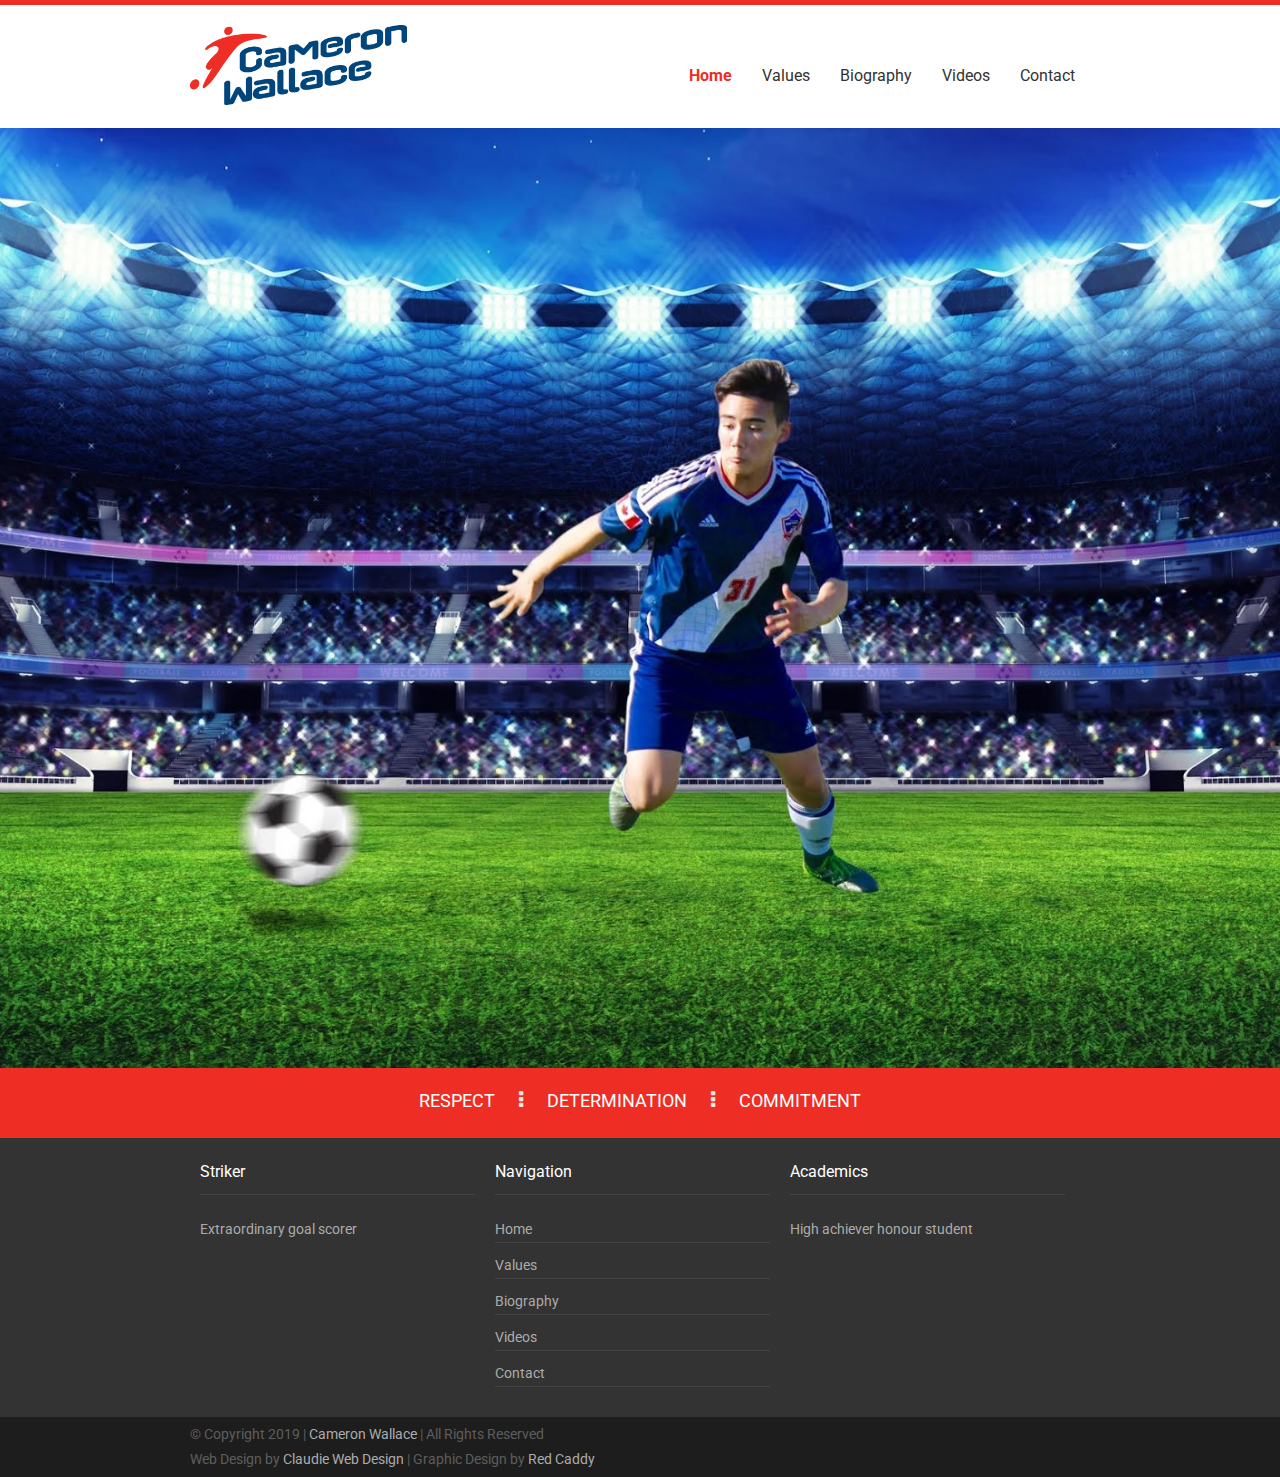
<file: index.html>
<!DOCTYPE HTML>
<html>
    <head>
        <meta charset="UTF-8">
        <meta name="viewport" content="width=device-width, initial-scale=1.0">
        <title>Home | Cameron Wallace</title>
        <link rel="stylesheet" href="css/reset.css" type="text/css" media="screen" />
        <link rel="stylesheet" href="css/style.css" type="text/css" media="screen" />
		<link href="http://fonts.googleapis.com/css?family=Roboto:400,100,100italic,300,300italic,400italic,500,500italic,700,700italic,900,900italic" rel="stylesheet" type="text/css">
		<link rel="stylesheet" href="https://maxcdn.bootstrapcdn.com/font-awesome/4.6.2/css/font-awesome.min.css">
		<link rel="icon" type="image/png" href="favicon.png">
		
        <script src="js/vendor/modernizr.min.js"></script>
        <script src="js/vendor/respond.min.js"></script>
        
		
        <!--[if lt IE 9]>
            <style>
                header
                {
                    margin: 0 auto 20px auto;
                }
                #four_columns .img-item figure span.thumb-screen
                {
                    display:none;
                }  
            </style>
        <![endif]-->
        
	</head>

	<body id="home">
        <header class="clearfix">
            <div class="logo">
				<a href="http://cameronwallace.ca"><img src="images/logo.png"</a>           
            </div>
            <nav>
                <ul>
                    <li class="active"><a href="http://cameronwallace.ca">Home</a></li>
                    <li><a href="values.html">Values</a></li>
                    <li><a href="biography.html">Biography</a></li>
					<li><a href="videos.html">Videos</a></li>
                    <li><a href="contact.html">Contact</a></li>
                </ul>
            </nav>
        </header>
        <section class="container" id="slider">
        </section>
        <section id="spacer">         
            <p>Respect <i class="fa fa-ellipsis-v" aria-hidden="true"></i> Determination <i class="fa fa-ellipsis-v" aria-hidden="true"></i> Commitment</p>
        </section>
        
        <footer>           
            <section class="wrapper clearfix">
                <article class="column">
                    <h4>Striker</h4>
                    Extraordinary goal scorer
                </article>
                <article class="column midlist">
                    <h4>Navigation</h4>
                    <ul>
                        <li><a href="index.html">Home</a></li>
                        <li><a href="values.html">Values</a></li>
                        <li><a href="biography.html">Biography</a></li>
                        <li><a href="videos.html">Videos</a></li>
						<li><a href="contact.html">Contact</a></li>
                    </ul>
                </article>
                <article class="column">
                    <h4>Academics</h4>
                    High achiever honour student
				</article>
            </section>
			<section id="copyright" class="clearfix">
                <div class="wrapper">
                    <!--<div class="social clearfix">
                        <a href="#"><i class="fa fa-facebook" aria-hidden="true"></i></a>
                        <a href="#"><i class="fa fa-linkedin" aria-hidden="true"></i></a>
                        <a href="#"><i class="fa fa-google-plus" aria-hidden="true"></i></a>
                        <a href="#"><i class="fa fa-twitter" aria-hidden="true"></i></a>
                        <a href="#"><i class="fa fa-youtube" aria-hidden="true"></i></a>
                    </div>-->
					<div id="copy">
						<p>&copy; Copyright 2019 | <a href="http://cameronwallace.ca">Cameron Wallace</a> | All Rights Reserved <br/>Web Design by <a href="http://claudiewebdesign.com" target="_blank">Claudie Web Design</a> | Graphic Design by <a href="http://redcaddy.com" target="_blank">Red Caddy</a></p>
					</div>
                </div>
            </section>
        </footer>
	</body>
</html>
</file>
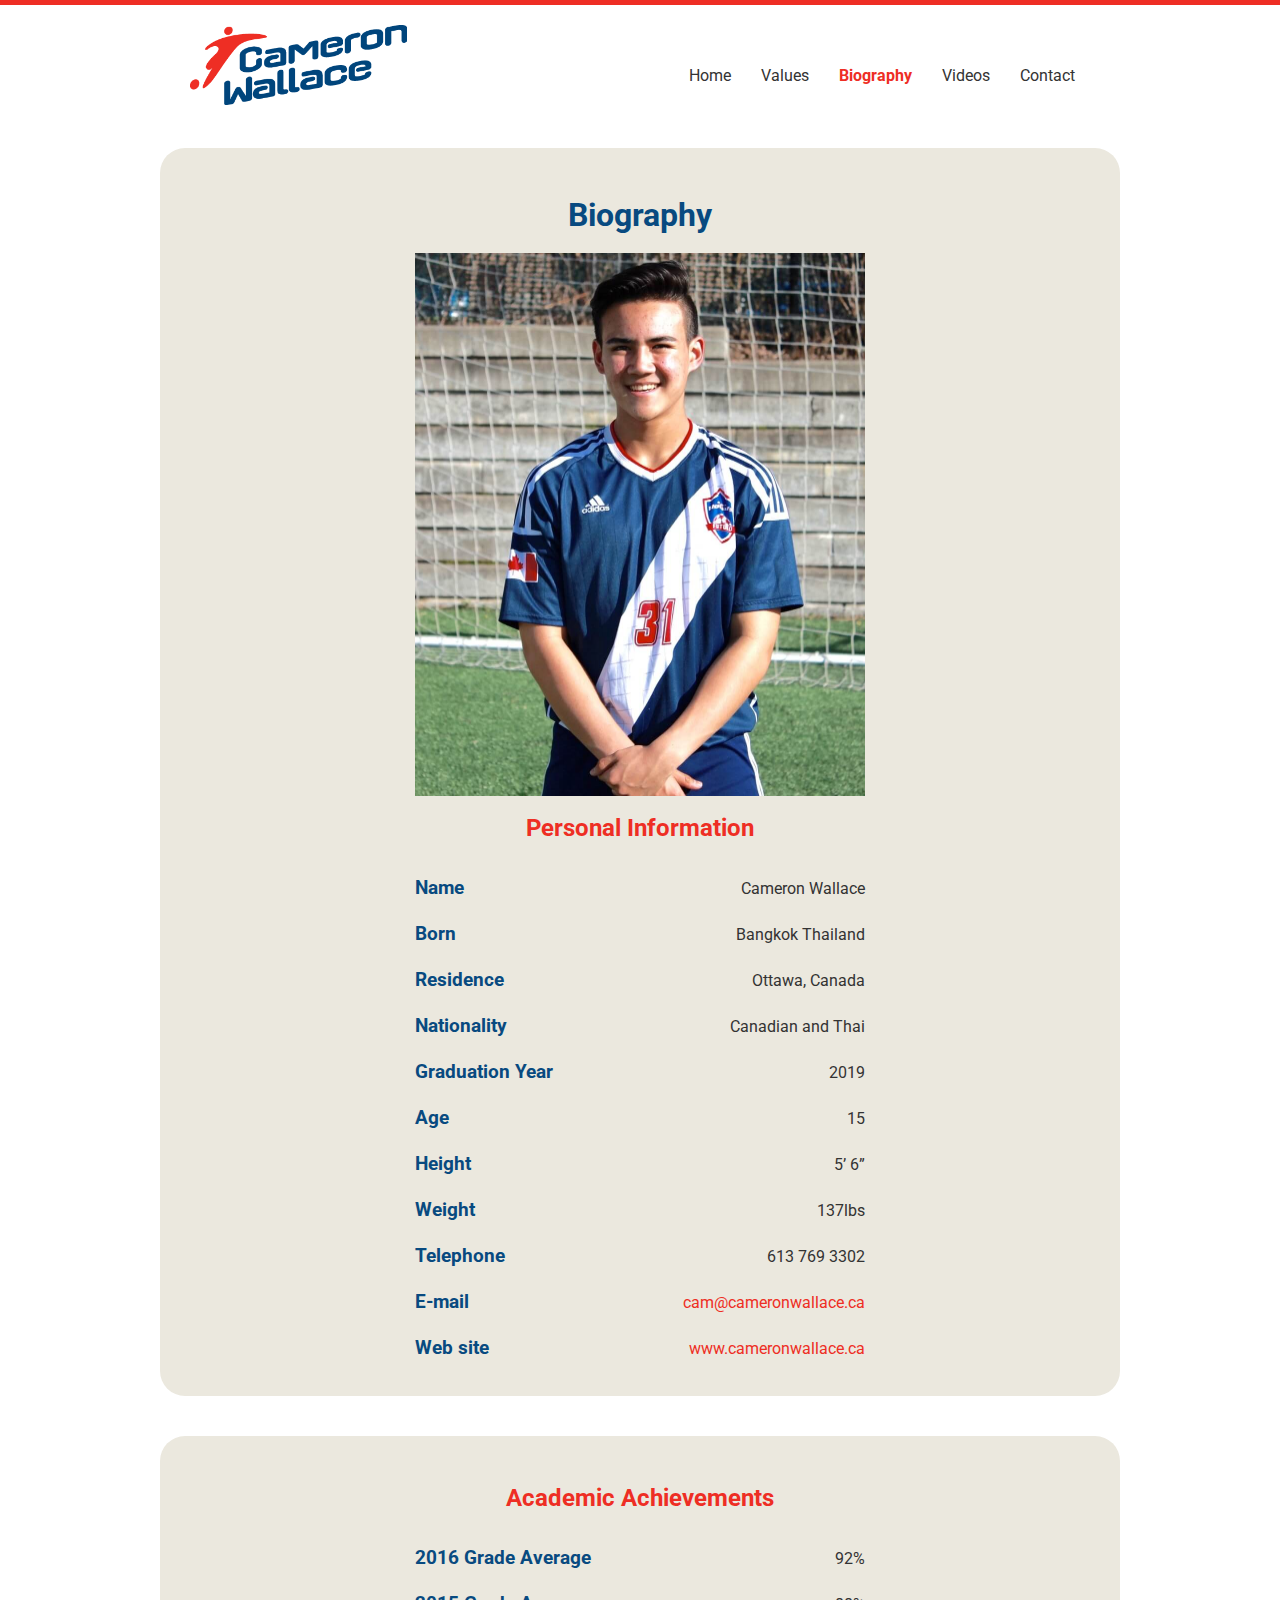
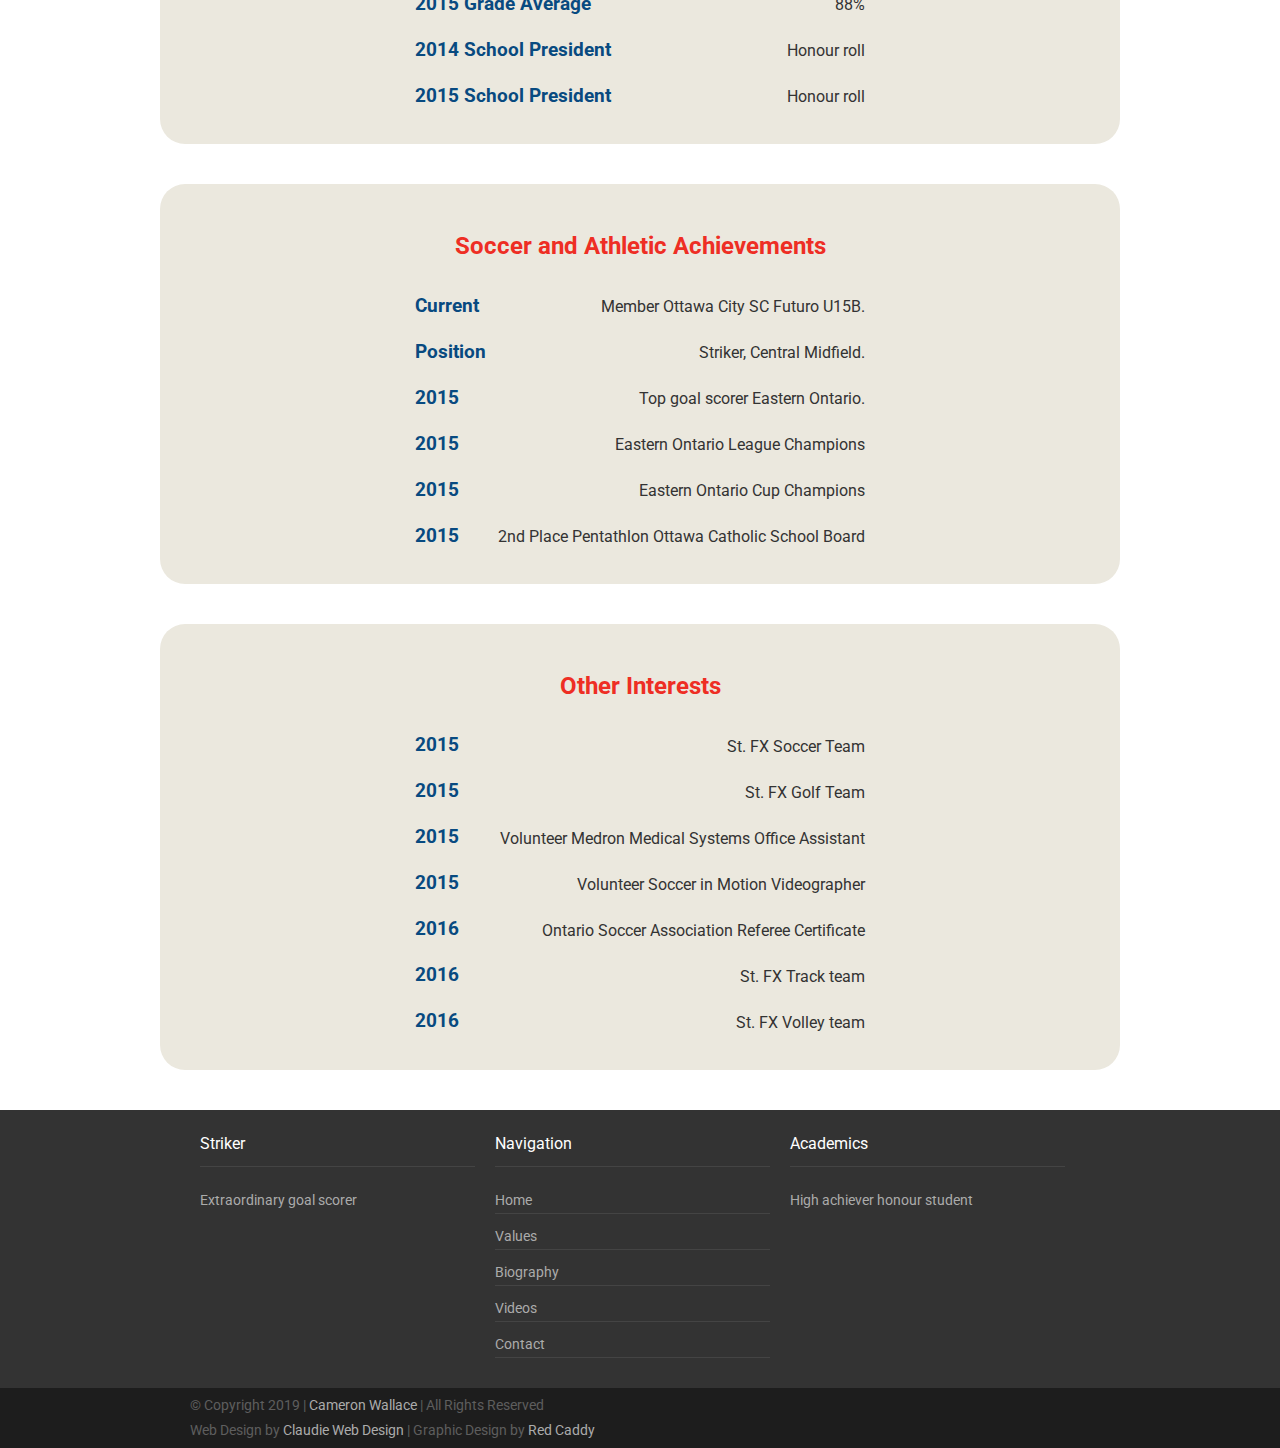
<file: biography.html>
<!DOCTYPE HTML>
<html>
    <head>
        <meta charset="UTF-8">
        <meta name="viewport" content="width=device-width, initial-scale=1.0">
        <title>Biography | Cameron Wallace</title>
        <link rel="stylesheet" href="css/reset.css" type="text/css" media="screen" />
        <link rel="stylesheet" href="css/style.css" type="text/css" media="screen" />
		<link href="http://fonts.googleapis.com/css?family=Roboto:400,100,100italic,300,300italic,400italic,500,500italic,700,700italic,900,900italic" rel="stylesheet" type="text/css">
		<link rel="stylesheet" href="https://maxcdn.bootstrapcdn.com/font-awesome/4.6.2/css/font-awesome.min.css">
		<link rel="icon" type="image/png" href="favicon.png">
		
        <script src="js/vendor/modernizr.min.js"></script>
        <script src="js/vendor/respond.min.js"></script>
        
        <!--[if lt IE 9]>
            <style>
                header
                {
                    margin: 0 auto 20px auto;
                }
                #four_columns .img-item figure span.thumb-screen
                {
                    display:none;
                }  
            </style>
        <![endif]-->
        
	</head>

	<body id="biography">
        <header class="clearfix">
            <div class="logo">
				<a href="index.html"><img src="images/logo.png"</a>           
            </div>
            <nav>
                <ul>
                    <li><a href="index.html">Home</a></li>
                    <li><a href="values.html">Values</a></li>
                    <li class="active"><a href="biography.html">Biography</a></li>
					<li><a href="videos.html">Videos</a></li>
                    <li><a href="contact.html">Contact</a></li>
                </ul>
            </nav>
        </header>
        <section class="bubble">
		
			<h1 class="text-center">Biography</h1>
			
			<img src="images/cameron.jpg" class="img-responsive img-center img-50">
		
			<h2 class="text-center">Personal Information</h2>
			
			<ul class="bio">			
				<li>
					<h3>Name</h3>
					<p>Cameron Wallace</p>
				</li>
				<li>
					<h3>Born</h3>
					<p>Bangkok Thailand</p></li>
				<li>
					<h3>Residence</h3>
					<p>Ottawa, Canada</p>
				</li>
				<li>
					<h3>Nationality</h3>
					<p>Canadian and Thai</p>
				</li>
				<li>
					<h3>Graduation Year</h3>
					<p>2019</p>
				</li>
				<li>
					<h3>Age</h3>
					<p>15</p>
				</li>
				<li>
					<h3>Height</h3>
					<p>5’ 6”</p>
					</li>
				<li>
					<h3>Weight</h3>
					<p>137lbs</p>
				</li>
				<li>
					<h3>Telephone</h3>
					<p>613 769 3302</p>
				</li>
				<li>
					<h3>E-mail</h3>
					<p><a href="mailto:cam@cameronwallace.ca">cam@cameronwallace.ca</a></p>
				</li>
				<li>
					<h3>Web site</h3>
					<p><a href="http://cameronwallace.ce">www.cameronwallace.ca</a></p>
				</li>
			</ul>
		</section>
		
		<section class="bubble">
			
			<h2 class="text-center">Academic Achievements</h2>
			
			<ul class="bio">			
				<li>
					<h3>2016 Grade Average</h3>
					<p>92%</p>
				</li>
				<li>
					<h3>2015 Grade Average</h3>
					<p>88%</p></li>
				<li>
					<h3>2014 School President</h3>
					<p>Honour roll</p>
				</li>
				<li>
					<h3>2015 School President</h3>
					<p>Honour roll</p>
				</li>			
			</ul>
			
		</section>
		
		<section class="bubble">
			
			<h2 class="text-center">Soccer and Athletic Achievements</h2>
			
			<ul class="bio">			
				<li>
					<h3>Current</h3>
					<p>Member Ottawa City SC Futuro U15B.</p>
				</li>
				<li>
					<h3>Position</h3>
					<p>Striker, Central Midfield.</p></li>
				<li>
					<h3>2015</h3>
					<p>Top goal scorer Eastern Ontario.</p>
				</li>
				<li>
					<h3>2015</h3>
					<p>Eastern Ontario League Champions</p>
				</li>
				<li>
					<h3>2015</h3>
					<p>Eastern Ontario Cup Champions</p>
				</li>	
				<li>
					<h3>2015</h3>
					<p>2nd Place Pentathlon Ottawa Catholic School Board</p>
				</li>				
			</ul>
		</section>
		
		<section class="bubble">
			
			<h2 class="text-center">Other Interests</h2>
			
			<ul class="bio">			
				<li>
					<h3>2015</h3>
					<p>St. FX Soccer Team </p>
				</li>
				<li>
					<h3>2015</h3>
					<p>St. FX Golf Team</p>
				</li>
				<li>
					<h3>2015</h3>
					<p>Volunteer Medron Medical Systems Office Assistant</p>
				</li>
				<li>
					<h3>2015</h3>
					<p>Volunteer Soccer in Motion Videographer</p>
				</li>
				<li>
					<h3>2016</h3>
					<p>Ontario Soccer Association Referee Certificate</p>
				</li>
				<li>
					<h3>2016</h3>
					<p>St. FX Track team</p>
				</li>
				<li>
					<h3>2016</h3>
					<p>St. FX Volley team	</p>
				</li>
				
			</ul>
				
		</section>
		
        <footer>           
            <section class="wrapper clearfix">
                <article class="column">
                    <h4>Striker</h4>
                    Extraordinary goal scorer
                </article>
                <article class="column midlist">
                    <h4>Navigation</h4>
                    <ul>
                        <li><a href="index.html">Home</a></li>
                        <li><a href="values.html">Values</a></li>
                        <li><a href="biography.html">Biography</a></li>
                        <li><a href="videos.html">Videos</a></li>
						<li><a href="contact.html">Contact</a></li>
                    </ul>
                </article>
                <article class="column">
                    <h4>Academics</h4>
                    High achiever honour student
				</article>
            </section>
			<section id="copyright" class="clearfix">
                <div class="wrapper">
                    <!--<div class="social clearfix">
                        <a href="#"><i class="fa fa-facebook" aria-hidden="true"></i></a>
                        <a href="#"><i class="fa fa-linkedin" aria-hidden="true"></i></a>
                        <a href="#"><i class="fa fa-google-plus" aria-hidden="true"></i></a>
                        <a href="#"><i class="fa fa-twitter" aria-hidden="true"></i></a>
                        <a href="#"><i class="fa fa-youtube" aria-hidden="true"></i></a>
                    </div>-->
					<div id="copy">
						<p>&copy; Copyright 2019 | <a href="http://cameronwallace.ca">Cameron Wallace</a> | All Rights Reserved <br/>Web Design by <a href="http://claudiewebdesign.com" target="_blank">Claudie Web Design</a> | Graphic Design by <a href="http://redcaddy.com" target="_blank">Red Caddy</a></p>
					</div>
                </div>
            </section>
        </footer>
	</body>
</html>
</file>
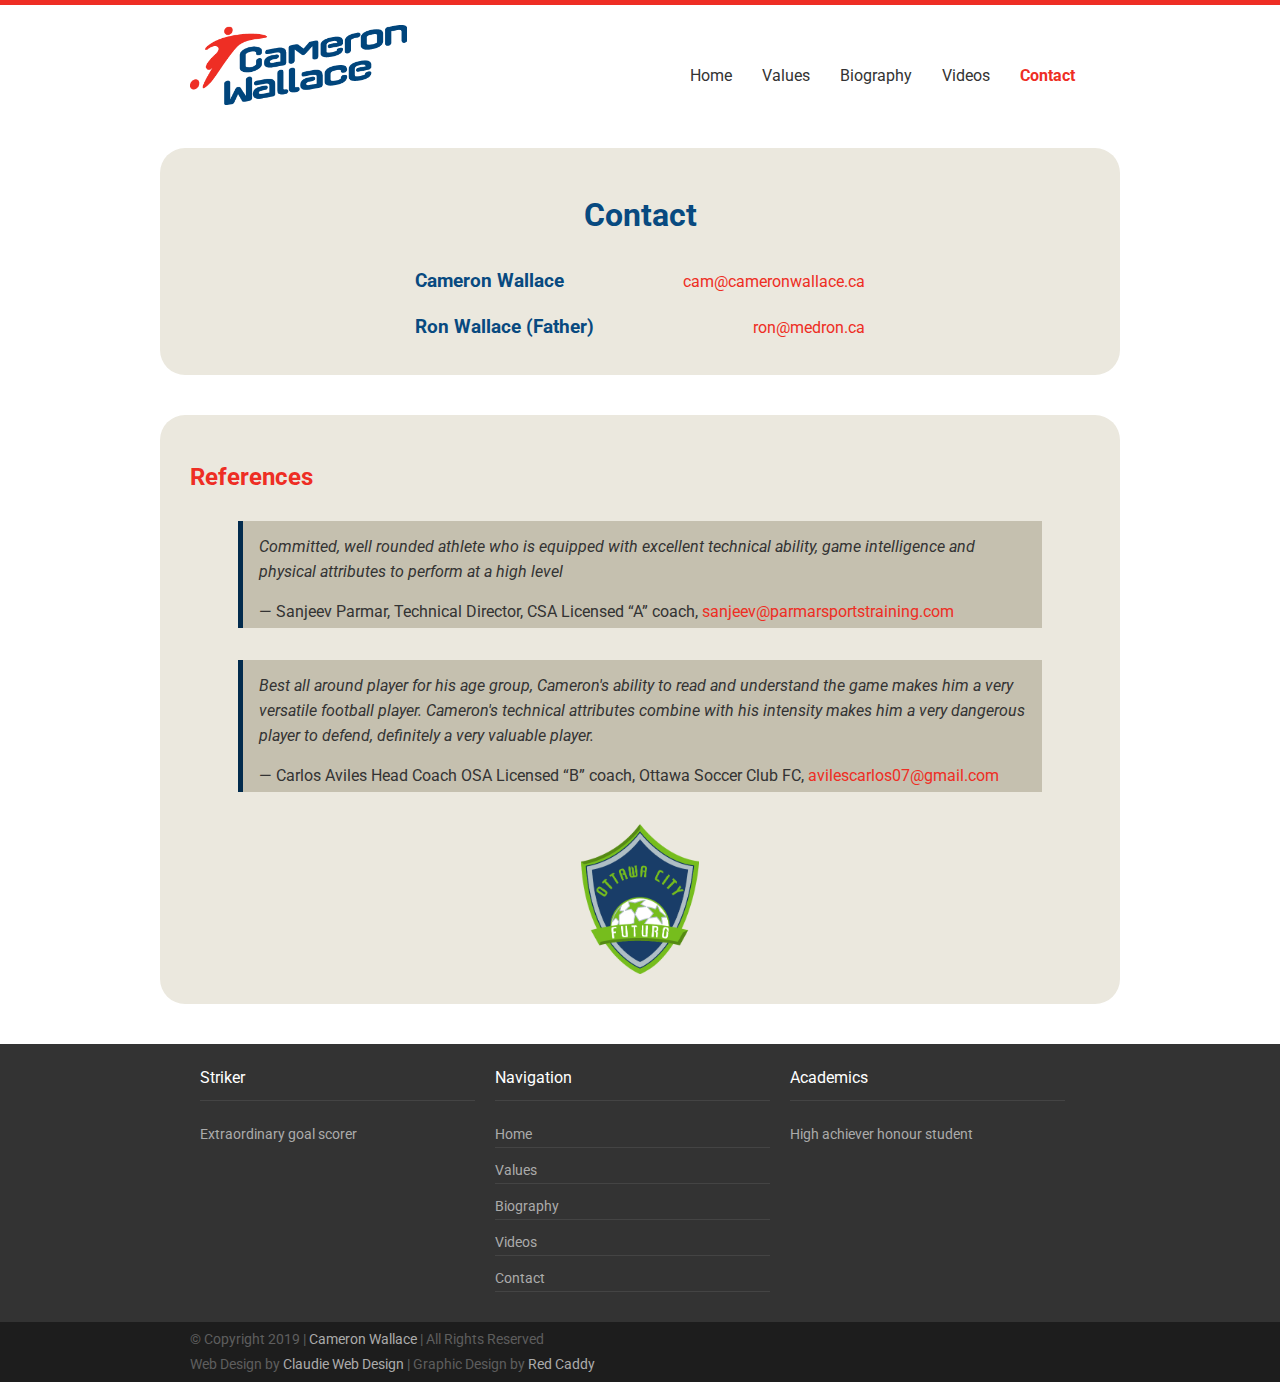
<file: contact.html>
<!DOCTYPE HTML>
<html>
    <head>
        <meta charset="UTF-8">
        <meta name="viewport" content="width=device-width, initial-scale=1.0">
        <title>Contact | Cameron Wallace</title>
        <link rel="stylesheet" href="css/reset.css" type="text/css" media="screen" />
        <link rel="stylesheet" href="css/style.css" type="text/css" media="screen" />
		<link href="http://fonts.googleapis.com/css?family=Roboto:400,100,100italic,300,300italic,400italic,500,500italic,700,700italic,900,900italic" rel="stylesheet" type="text/css">
		<link rel="stylesheet" href="https://maxcdn.bootstrapcdn.com/font-awesome/4.6.2/css/font-awesome.min.css">
		<link rel="icon" type="image/png" href="favicon.png">
		
        <script src="js/vendor/modernizr.min.js"></script>
        <script src="js/vendor/respond.min.js"></script>
        
        <!--[if lt IE 9]>
            <style>
                header
                {
                    margin: 0 auto 20px auto;
                }
                #four_columns .img-item figure span.thumb-screen
                {
                    display:none;
                }  
            </style>
        <![endif]-->
        
	</head>

	<body id="contact">
        <header class="clearfix">
            <div class="logo">
				<a href="index.html"><img src="images/logo.png"</a>           
            </div>
            <nav>
                <ul>
                    <li><a href="index.html">Home</a></li>
                    <li><a href="values.html">Values</a></li>
                    <li><a href="biography.html">Biography</a></li>
					<li><a href="videos.html">Videos</a></li>
                    <li class="active"><a href="contact.html">Contact</a></li>
                </ul>
            </nav>
        </header>
        <section class="bubble">
			<h1 class="text-center">Contact</h1>
			
			<ul class="bio">			
				<li>
					<h3>Cameron Wallace</h3>
					<p><a href="mailto:cam@cameronwallace.ca">cam@cameronwallace.ca</a></p>
				</li>
				<li>
					<h3>Ron Wallace (Father)</h3>
					<p><a href="mailto:ron@medron.ca">ron@medron.ca</a></p>
				</li>
			</ul>
		</section>
		
		<section class="bubble">

			<h2>References</h2>
			
			<blockquote>
			<p>Committed, well rounded athlete who is equipped with excellent technical ability, game intelligence and physical attributes to perform at a high level</p>
			<footer>— Sanjeev Parmar, Technical Director, CSA Licensed “A” coach, <a href="mailto:sanjeev@parmarsportstraining.com">sanjeev@parmarsportstraining.com</a></footer>
			</blockquote>
			
			<blockquote>
			<p>Best all around player for his age group, Cameron's ability to read and understand the game makes him a very versatile football player. Cameron's technical attributes combine with his intensity makes him a very dangerous player to defend, definitely a very valuable player.</p>
			<footer>— Carlos Aviles Head Coach OSA Licensed “B” coach, Ottawa Soccer Club FC, <a href="mailto:avilescarlos07@gmail.com">avilescarlos07@gmail.com</a></footer>
			</blockquote>
			
			<a href="http://www.parmarsportstraining.com/" target="_blank">
				<img src="images/ottawa-futuro.png" class="img-center img-responsive" id="parmar">
			</a>

		</section>
        
        <footer>           
            <section class="wrapper clearfix">
                <article class="column">
                    <h4>Striker</h4>
                    Extraordinary goal scorer
                </article>
                <article class="column midlist">
                    <h4>Navigation</h4>
                    <ul>
                        <li><a href="index.html">Home</a></li>
                        <li><a href="values.html">Values</a></li>
                        <li><a href="biography.html">Biography</a></li>
                        <li><a href="videos.html">Videos</a></li>
						<li><a href="contact.html">Contact</a></li>
                    </ul>
                </article>
                <article class="column">
                    <h4>Academics</h4>
                    High achiever honour student
				</article>
            </section>
			<section id="copyright" class="clearfix">
                <div class="wrapper">
                    <!--<div class="social clearfix">
                        <a href="#"><i class="fa fa-facebook" aria-hidden="true"></i></a>
                        <a href="#"><i class="fa fa-linkedin" aria-hidden="true"></i></a>
                        <a href="#"><i class="fa fa-google-plus" aria-hidden="true"></i></a>
                        <a href="#"><i class="fa fa-twitter" aria-hidden="true"></i></a>
                        <a href="#"><i class="fa fa-youtube" aria-hidden="true"></i></a>
                    </div>-->
					<div id="copy">
						<p>&copy; Copyright 2019 | <a href="http://cameronwallace.ca">Cameron Wallace</a> | All Rights Reserved <br/>Web Design by <a href="http://claudiewebdesign.com" target="_blank">Claudie Web Design</a> | Graphic Design by <a href="http://redcaddy.com" target="_blank">Red Caddy</a></p>
					</div>
                </div>
            </section>
        </footer>
	</body>
</html>
</file>
<file: css/style.css>
/* GLOBAL */
body {	
	border-top:5px solid #EE2E24;
	background:#ffffff;
	font-family: 'Roboto', sans-serif;
	color:#333333;
}

input {
	font-size:16px;
	padding: 7px;
	outline: 0;
	border:0;
	width:250px;
	background: #EBE8DE;
	border-radius:5px;
}

input[type=submit] {
	width:auto;
	padding: 5px 18px;
	line-height:25px;
	text-shadow:none;
	cursor:pointer;
	box-shadow: none;
	background: #333333;
	color: #fff;
}

h1 { 
    display: block;
    font-size: 2em;
    margin-top: 0.67em;
    margin-bottom: 0.67em;
    margin-left: 0;
    margin-right: 0;
    font-weight: bold;
	color: #084A80;
}

h2 {
    display: block;
    font-size: 1.5em;
    margin-top: 0.83em;
    margin-bottom: 0.83em;
    margin-left: 0;
    margin-right: 0;
    font-weight: bold;
	color: #EE2E24;
}

h3 { 
    display: block;
    font-size: 1.17em;
    margin-top: 1em;
    margin-bottom: 1em;
    margin-left: 0;
    margin-right: 0;
    font-weight: bold;
	color: #084A80;
}

h4 { 
    display: block;
    margin-top: 1.33em;
    margin-bottom: 1.33em;
    margin-left: 0;
    margin-right: 0;
	padding: 0 0 10px 0;
}

h5 { 
    display: block;
    font-size: .83em;
    margin-top: 1.67em;
    margin-bottom: 1.67em;
    margin-left: 0;
    margin-right: 0;
    font-weight: bold;
}

h6 { 
    display: block;
    font-size: .67em;
    margin-top: 2.33em;
    margin-bottom: 2.33em;
    margin-left: 0;
    margin-right: 0;
    font-weight: bold;
}

p{
	margin:5px 0;
	line-height:25px;
}

a{
	text-decoration:none;
	color: #EE2E24; 
	transition: color .5s ease;
}

strong{
	font-weight:bold;
}

figcaption strong{
	border-bottom: 1px solid #D6D0C1;
	padding-bottom:10px;
	margin: 10px 0;
	display:block;
}

figcaption{
	line-height: 25px;
	font-size:14px;
	width:200px;
}

hr{
	background-color: #D6D0C1;
	border:0;
	height:1px;
	margin:20px 0;
}

i.fa{
	color: #ebe8de;
	font-size: 20px;
}

.clearfix:before,
.clearfix:after{
    content: "";
    display: table;
}

.clearfix:after{
    clear:both;
}

/* HEADER */

header {	
	width:auto;
	max-width:900px;
	margin: 0 auto 20px auto;
}

header h1 {	
	margin:35px 0 0 0;
	font-size:55px;
	color: #EE2E24;
}

header p {	
	font-size:16px;
	color: #4A463B;
	margin-left:132px;
}

header img {
    margin-top: 20px;
	height: 80px;
}

.logo{
	float: left;
}

nav {	
	float: right;  
	padding-top:60px; 
}

nav ul {
	list-style:none;
	padding-bottom:20px;
}

nav ul li {
	display:block;
	float:left;
	padding:3px 15px;
}

nav ul li a {
	transition: all .25s ease;
	color: #333333;
}

nav ul li a:hover {	
	color: #EE2E24;
}

nav ul li.active a{
	font-weight: 700;
	color: #EE2E24;
}

#mobileMenu {
	width: 100%;
	display: none;
}

#mobileMenu ul li {
	display:block;
	background-color: #EE2E24;
	color: #fff;
	padding: 12px 0;
	letter-spacing: 0.1em;
	text-align: center;
	text-transform: uppercase;
	border-bottom: 1px solid #CC5836;
}

.toggleMobile {
	display: none;
}

/* MAIN */

.bubble{
	width: auto;
    max-width: 900px;
    margin: 40px auto;
    padding: 30px;
    background-color: #ebe8de;
    border-radius: 25px;
}

/* 3 COLUMNS */

#boxcontent {
	width:auto;
	max-width:900px;
	margin:0 auto;
	padding:70px 0 45px 0;
}

#boxcontent article {
	float:left;
	width:250px;
	margin-right:45px;
	font-size:14px;
}

#boxcontent article h3 {
	font-size:20px;
	margin-bottom:10px;
	margin-left:75px;
}

#boxcontent article img {
	float:left;
}

#boxcontent article p {
	line-height:25px;
	margin-left:75px;
}

#slider{
	background: url(../images/cameron-wallace.jpg) no-repeat center center;
	-webkit-background-size: cover;
	-moz-background-size: cover;
	-o-background-size: cover;
	background-size: cover;
	height: 900px;
	padding-top: 40px;
}


#slider_content1, #slider_content2, #slider_content3 {
	line-height: 25px;
	width:350px;
	display:none;
	z-index:11;
}

#slider_content1 h3, #slider_content2 h3, #slider_content3 h3 {
	color:#EBE8DE;
	font-size:25px;
	font-weight:bold;
	margin-bottom:10px;
	background-color:#333333;
	padding:10px 15px;
	border-radius: 15px 0 15px 0;
	display:inline-block;
}

#slider_content1 {
	display:block;
}

#slider_content1 p, #slider_content2 p, #slider_content3 p {
	margin:0 0 30px 0;
	color:#4a463b;
	background-color:#EBE8DE;
	padding:10px 15px;
	border-radius: 5px;
}

/* BUTTONS */

.button {
	padding:7px 14px;
	border: 1px solid #c3532e;
	background-image: linear-gradient(bottom, #EE2E24 0%, #ff8c66 100%);		
	background-image: linear-gradient(to bottom, #ff8c66 0%, #EE2E24 100%);
	background-color: #eb653c;
	color: #EBE8DE;
	text-shadow: 1px 1px 0px #ff8155;
	text-decoration:none;
	border-radius:5px;
	box-shadow: 1px 1px 2px 1px rgba(0, 0, 0, 0.3);
}

.button:hover {
	background:none #EBE8DE;
	border-color: #EBE8DE;
	text-shadow:none;
	color: #4A463B;
}

/* SPACER */

#spacer
{
	width:auto;
	height:70px;
	background-color: #EE2E24;
	color:#fff;
	font-size:18px;
}

#spacer i{
	padding: 0 20px;
}


#spacer p {
	margin-top: 0px;
    padding-top: 20px;
    text-align: center;
	text-transform: uppercase;
}

/* FOUR COLUMNS */

#four_columns, #text_columns {
	line-height:25px;
	clear:both;
	width:auto;
	max-width:900px;
	margin:0 auto;		
	padding: 0 20px; /*CL*/
}

#four_columns h2, #text_columns h3 {
	font-size:20px;
	border-bottom: 1px solid #D6D0C1;
	padding: 20px 0;
	margin-bottom: 20px;
}

#four_columns .img-item {
	float:left;
	margin-right:25px;
}

#four_columns .img-item a {
	display:block;
}

.thumb-screen {
	display:block;
	width:100%;
	height:113px;
	z-index:99;
	opacity: 0;
	transition: opacity .5s ease;
}

.thumb-screen:hover {
	opacity:0.5;
}

/* TWO COLUMNS */

#text_columns article.column1, #text_columns .column2 {
	margin: 70px 0;
	font-size:14px;
	float:left;
	width:auto;
	max-width: 450px;
}

#text_columns .column2 {
	margin: 120px 0;
}

.row {
	margin: 40px 0 0 50px;
	float:right;
	width:350px;
}

.row img {
	float:left;
}

.row p {
	margin-left: 100px;
}

/* FOOTER */

footer {
	clear:both;
	width:auto;
	background:#333333;
}

footer .wrapper {
	line-height:25px;
	margin: 0 auto;
	width:auto;
	max-width:900px;
	font-size:14px;
}

footer.wrapper p {
    margin: 0; 
    padding-bottom: 20px; 
}

footer .wrapper .column {
	color:#ababab;
	float:left;
	width:275px;
	margin: 0 10px 20px 10px; 

}

footer .wrapper .column.midlist ul li {
	display:block;
	width:auto;
	margin-bottom:10px;
	border-bottom: 1px solid #444444;
}

footer .wrapper .column.midlist ul li a {
	color: #ababab;
}

footer .wrapper .column.midlist ul li a:hover {
	color:#fff;
}

footer .wrapper .column.rightlist ul li {
	display:block;
	width:auto;
	margin-bottom:15px;
}

footer .wrapper .column.rightlist ul li a span {
	margin-left:95px;
	display:block;
}

footer .wrapper .column.rightlist ul li a img {
	transition: border .25s ease;
	float:left;
	border:3px solid #444444;
}

footer .wrapper .column.rightlist ul li a img:hover {
	border-color: #5e5e5e;
}

footer .wrapper .column h4 {
	font-size: 16px;
	color: #fff;
	border-bottom: 1px solid #444444;        
}

#copyright {
	background: #1D1D1D;
	bottom:0;
	left:0;
	width:100%;
}

#copyright .wrapper {
	color: #5e5e5e;
	font-size:14px;
}

#copyright .wrapper .social {
	float: right; 
	padding-top: 20px; 
}
#copyright .wrapper .social a {	
	margin-right: 12px;
	display:block;
	float:left;
}

#copyright .wrapper .social a:hover {
    opacity: 0.7;
}
#copyright .wrapper a {
	color: #ABABAB;
}

#copyright .wrapper a:hover {
	color: #fff;
}

#copy {
	float: left;
}

/* BLOCKQUOTE */

blockquote footer {
	background-color: inherit;
	padding-top: 15px;
}

blockquote {
	margin: 2em 3em;
	padding: .5em 1em;
	border-left: 5px solid #022B4D;
	background-color: #C5C0AF; 
}
	
blockquote p {	
	font-style: italic;
}

/* SKIPLINK */
.go-top {
	text-decoration: none;
	color: white;
	background-color: rgba(0, 0, 0, 0.3);
	font-size: 12px;
	padding: 1em;
	display: none;
}

.go-top:hover {
	background-color: rgba(0, 0, 0, 0.6);
}

/* SLIDESHOW */
/* Prevent the slideshow from flashing on load */
.slidesjs-container {
	border-top: 1px #d6d0c1 solid;
}

#slides {
	display: none
}

/* Center the slideshow */
.container {
	width:auto;
	margin: 0 auto;
}

/* Show active item in the pagination */
.slidesjs-pagination .active {
	color:red;
}

#slider_content1 p .responsive_button, #slider_content2 p .responsive_button, #slider_content3 p  .responsive_button {
	display:none;
	color:#000;
}


/* MISC */
.clear {
	clear:both;
}

.hidden {
	/*position:absolute;*/
	clip: rect(1px 1px 1px 1px); /* IE6 & 7 */
	  clip: rect(1px, 1px, 1px, 1px);
	visibility: hidden;
}

.text-center {
	text-align: center;
}

.img-center {
	margin: 0 auto;
}

/* VALUES */

.videoWrapper {
	position: relative;
	padding-bottom: 56.25%; /* 16:9 */
	padding-top: 25px;
	height: 0;
	text-align: center;
}
.videoWrapper iframe {
	position: absolute;
	top: 0;
	left: 0;
	width: 100%;
	height: 100%;
}

#values .video{
	max-width: 400px;
	margin: 0 auto;
}

#main-values{
	float: left;
    width: 48%;
    padding-top: 40px;
}

#values aside {
	float: right;
    width: 48%;
    padding-top: 60px;
    padding-left: 4%;
}

.allcaps{
	text-transform: uppercase;
}

/* BIOGRAPHY */

.bio{
	max-width: 450px;
	margin: 0 auto;
}

.bio h3{
	margin-bottom: 0;
	float: left;
}

.bio p{
	float: right;
	margin-top: 1em;
}

.bio li:before,
.bio li:after {
    content: "";
    display: table;
}

.bio li:after {
    clear:both;
}

.img-responsive {
	max-width: 100%;
	height: auto; 
	display: block;
}

#biography .img-50{
	max-width:50%
}

/* VIDEOS */

#videos .video{
	max-width: 800px;
	margin: 40px auto;
}

.youtube {
    background-color: #000;
    margin-bottom: 30px;
    position: relative;
    padding-top: 56.25%;
    overflow: hidden;
    cursor: pointer;
}
.youtube img {
    width: 100%;
    top: -16.84%;
    left: 0;
}
.youtube .play-button {
    width: 90px;
    height: 60px;
    background-color: #333;
    box-shadow: 0 0 30px rgba( 0,0,0,0.6 );
    z-index: 1;
    opacity: 0.8;
    border-radius: 6px;
}
.youtube .play-button:before {
    content: "";
    border-style: solid;
    border-width: 15px 0 15px 26.0px;
    border-color: transparent transparent transparent #fff;
}
.youtube img,
.youtube .play-button {
    cursor: pointer;
}
.youtube img,
.youtube iframe,
.youtube .play-button,
.youtube .play-button:before {
    position: absolute;
}
.youtube .play-button,
.youtube .play-button:before {
    top: 50%;
    left: 50%;
    transform: translate3d( -50%, -50%, 0 );
}
.youtube iframe {
    height: 100%;
    width: 100%;
    top: 0;
    left: 0;
}

@media all and (-ms-high-contrast: none), (-ms-high-contrast: active) {
/* IE10+ CSS styles go here */
	.youtube img {
		top: 3%;
	}
}


/* CONTACT */

#parmar{
	height:150px;
}

/* MEDIA QUERIES FOR A RESPONSIVE LAYOUT */

@media (max-width: 1215px)
{
	#slider_content1, #slider_content2, #slider_content3 {
			width:auto;
			margin-right:50px;
	}
	
	#slider_content1 h2, #slider_content2 h2, #slider_content3 h2  {
		font-size:18px;
	}
	
	#slider_content1 p, #slider_content2 p, #slider_content3 p {
		font-size:14px;
	}
	
	#slider_content1 p .responsive_button, #slider_content2 p .responsive_button, #slider_content3 p  .responsive_button {
		display:inline;
	}
	
	.container .button {
		display:none;
	}
}

@media (max-width: 915px)
{
	#boxcontent article {
		float: none;
		margin: 30px auto 0 auto;
		width: 60%;
	}
	
	#spacer {
		font-size:15px;
	}	

	input {
		padding:4px;
		font-size:14px;
	}
	
	input[type="submit"] {
		padding: 1px 14px;
	}

	#four_columns .img-item:nth-of-type(3), #four_columns .img-item:nth-of-type(4) {
		margin-top: 25px;
	}
	
	#text_columns article.column1, #text_columns .column2 {
		float:none;
		max-width: 500px;
		margin: 50px 30px 0 30px;
	}
	
	.column2 .row {
		float:none;
		margin:0 0 40px 50px;
	}
	
	footer .wrapper .column {
		font-size: 12px;
		width: 225px;
	}
	
	#copy {
		margin: 0 10px 20px 10px;
	}
}

@media (max-width: 765px)
{
    .container  {
		height:1px;
	}
	
	header {
		text-align: center;
	}
	
	header nav {		
		float: none; 
		padding-top: 0;
		padding-bottom: 20px; 
		max-width: 450px; 
		margin: 0 auto; 
	}
	
	.logo {
		float:none;
	}
	
	#spacer p
	{
		text-align:center;
		margin: 0 auto;
		padding:15px 0 7px 0;
	}
	#spacer .search
        {
		text-align:center;
		margin: 0 auto;
	}
	
	footer
        {
		height: auto;
	}
	
	footer .wrapper
        {		
		max-width: 400px;
		margin: 0 auto;
	}
	
	footer .wrapper .column
        {
		margin-top:30px;
		float:none;
		font-size: 14px;
		width: auto;
	}
	
	#copyright .wrapper .social
        {
		float: none;
		max-width: 350px;
		margin: 0 10px 20px 10px;;
	}
	
	#copy{
		float: none; 
		max-width: 400px;
		margin: 0 10px 20px 10px;;
	}
		
	#main-values{
		float: none;
		width: 100%;
		padding-top: 0;
	}

	#values aside {
		float: none;
		width: 100%;
		padding-top: 20px;
		padding-left: 0;
	}
}

@media (max-width: 500px)
{
	header {
		text-align: center;
	}  
	
	#spacer {
		height:auto;
		padding-bottom:15px;
	}
	
	#four_columns {
		width:auto;
	}
	
	#four_columns .img-item {
		width: 200px;
		float:none;
		margin: 25px auto 0 auto;
	}
	
	#four_columns h2 {
		margin: 0 30px;
	}
	
	.column2 .row {
		margin: 0 0 40px 10px;
		width:auto;
	}
	
	footer .wrapper {
		width:auto;
	}
	
	footer .wrapper .column {
		margin: 0 auto 15px auto;
		max-width:300px;
	}
	
	input {
		width:auto;
	}	
	
	header h1 {
		font-size:40px;
	}
	
	header p {
		margin-left: 60px;
		font-size:14px;
	}

	#copyright .wrapper .social {
		float: none; 
		max-width: 300px; 
		margin: 0 auto;
	}
	
	#copy{
		float: none; 
		max-width: 300px; 
		margin: 0 auto;
	}
	
	.bio h3{
		float: none;
	}

	.bio p{
		float: none;
		margin-top: 0;
	}
}
</file>
